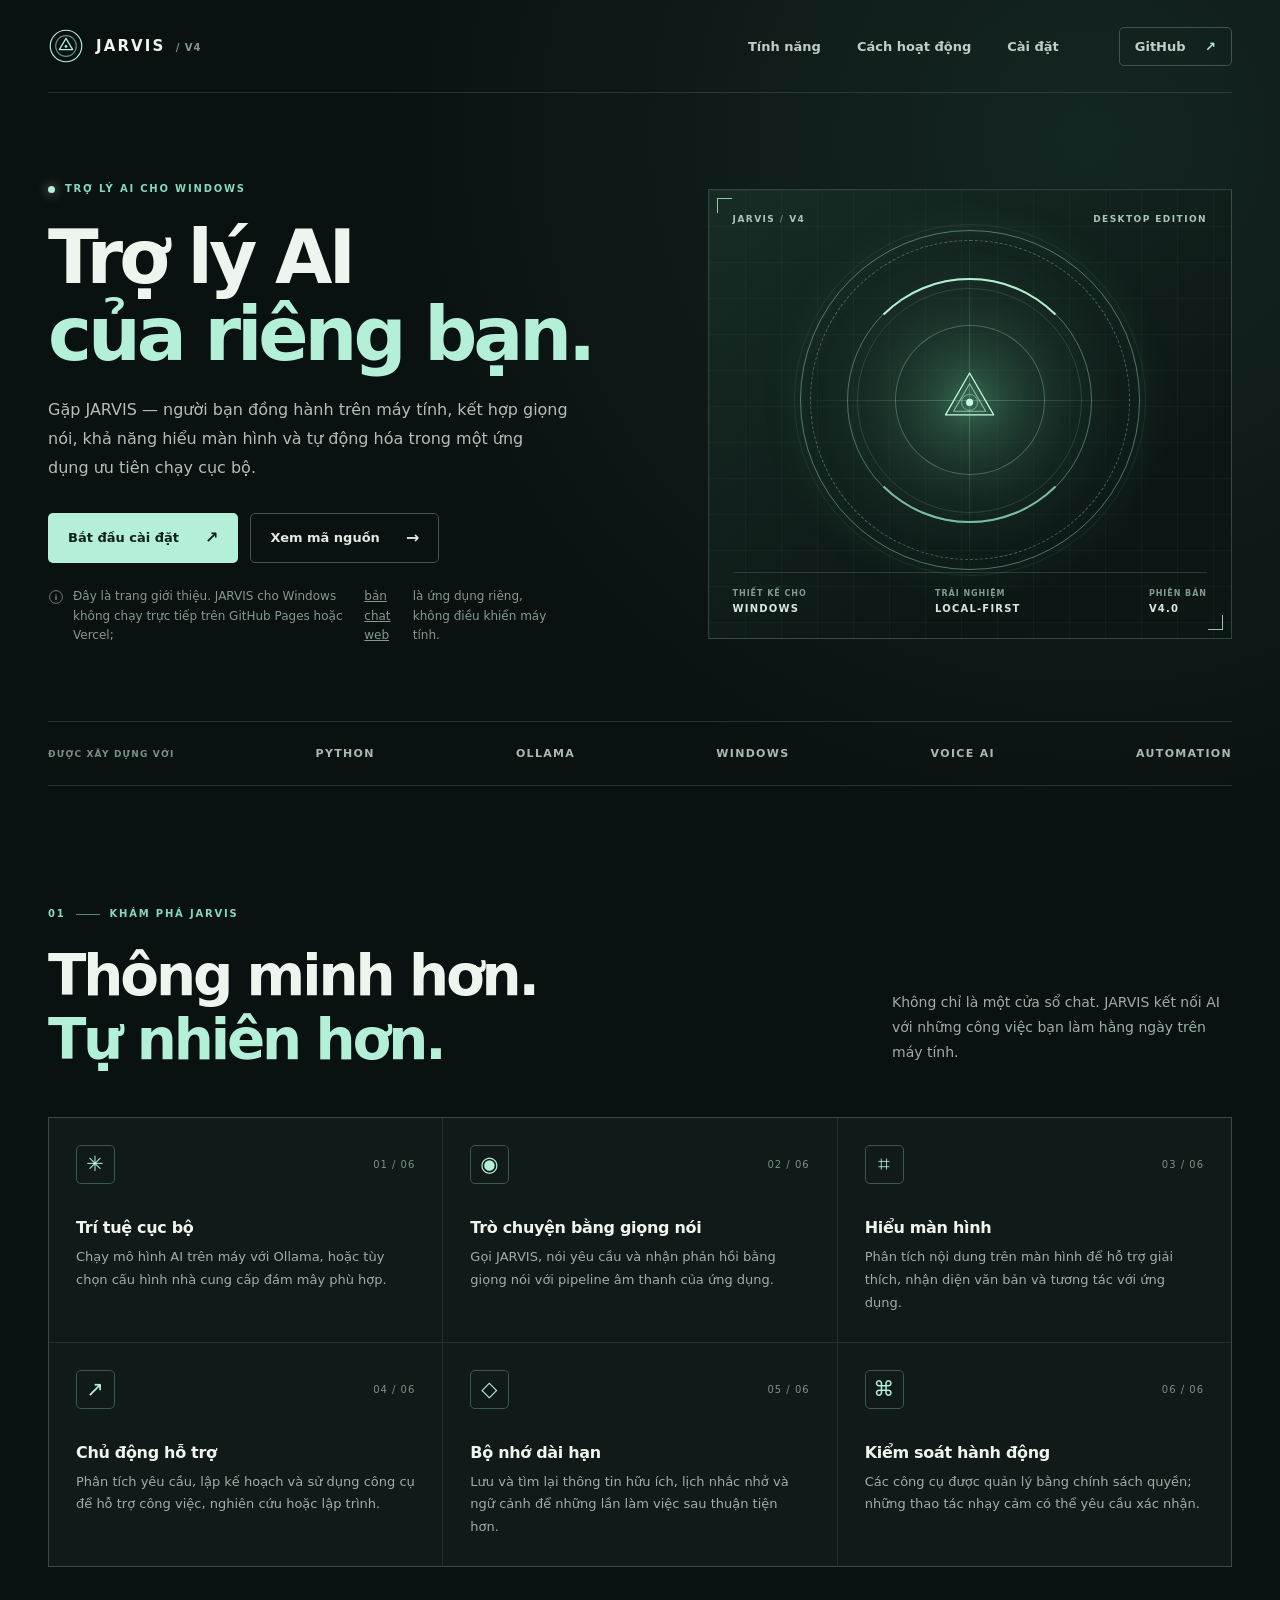
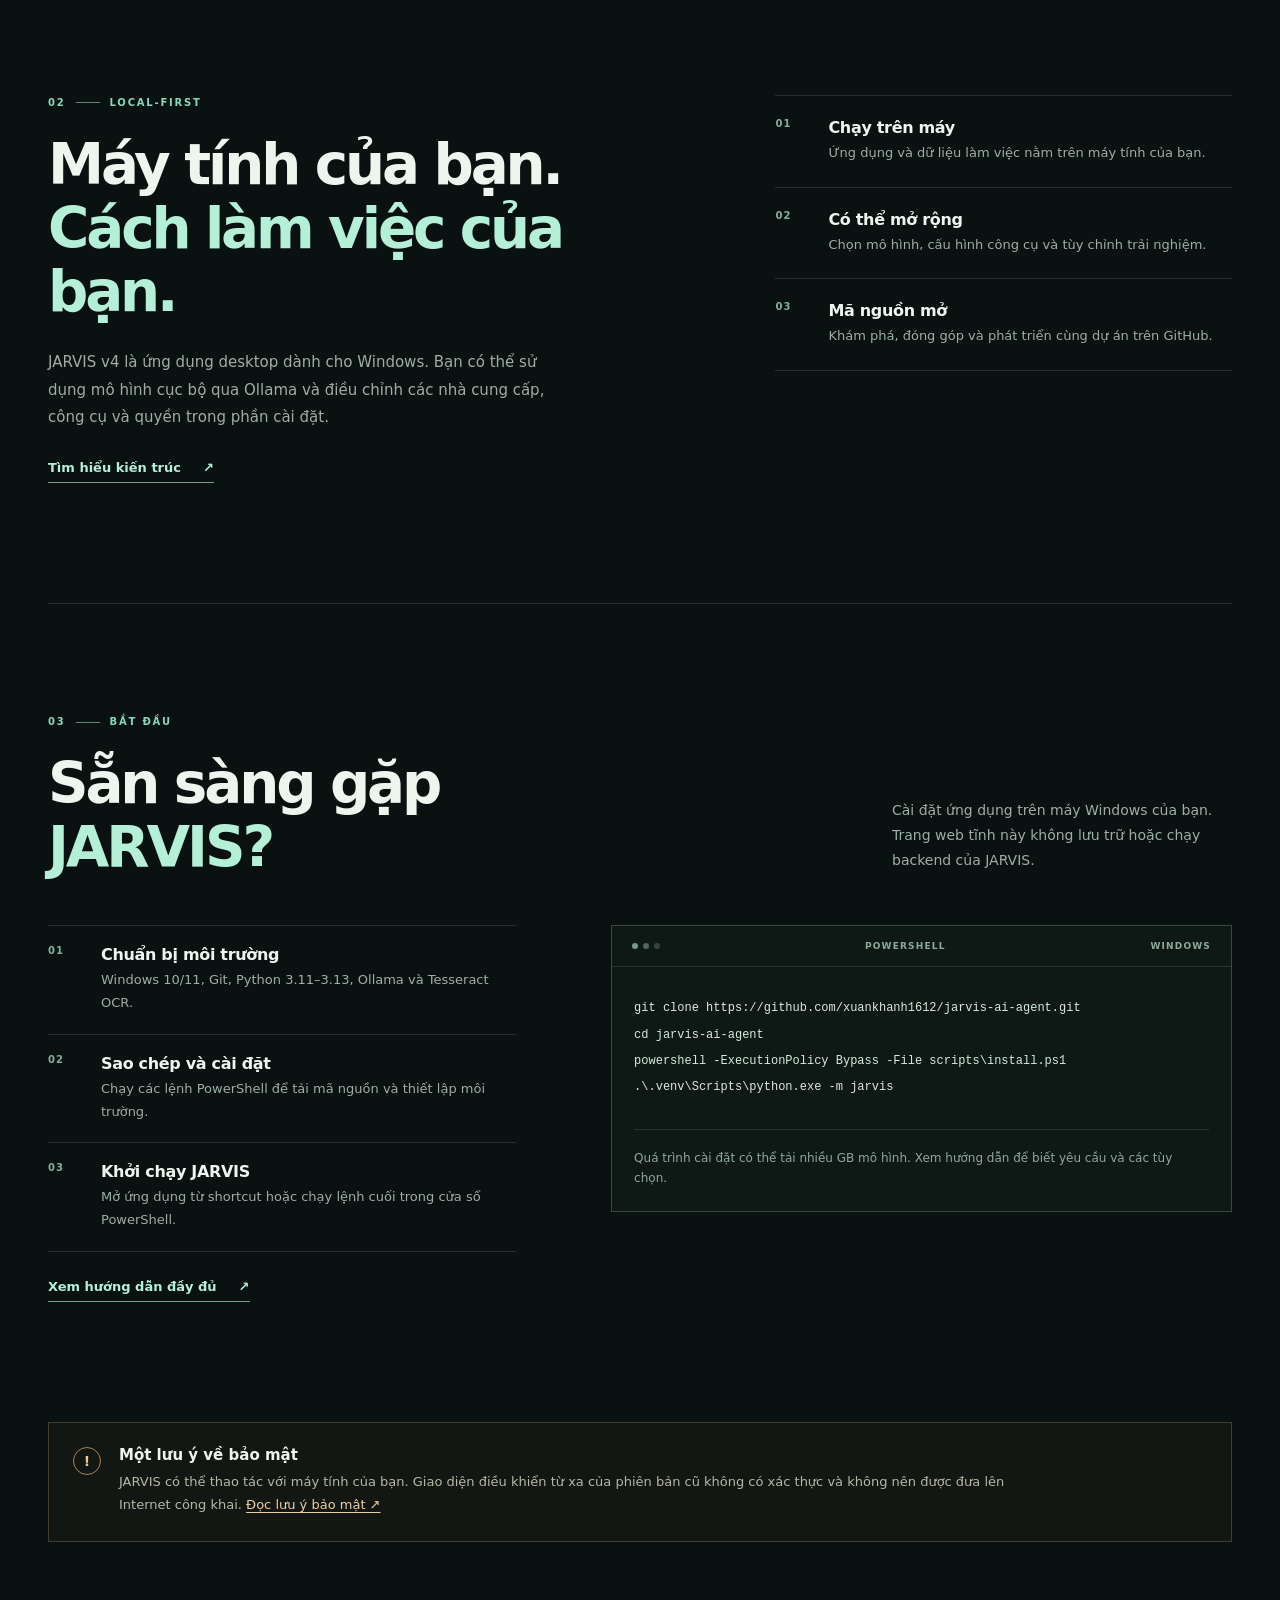
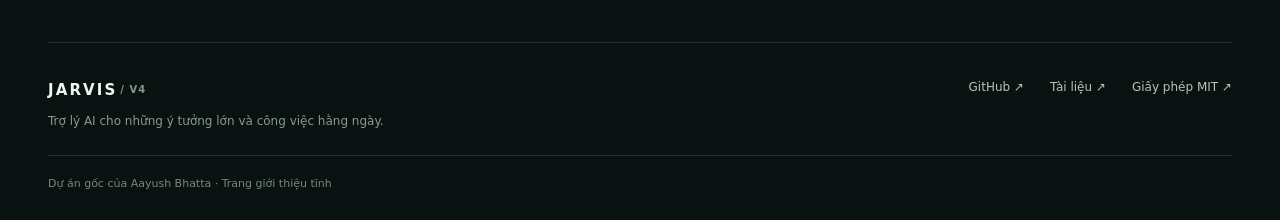
<file: pages/index.html>
<!DOCTYPE html>
<html lang="vi">
<head>
  <meta charset="utf-8">
  <meta name="viewport" content="width=device-width, initial-scale=1">
  <meta name="theme-color" content="#0a1111">
  <meta name="description" content="JARVIS là trợ lý AI cho Windows, kết hợp giọng nói, hiểu màn hình và tự động hóa với mô hình AI có thể chạy cục bộ.">
  <meta property="og:type" content="website">
  <meta property="og:title" content="JARVIS — Trợ lý AI của riêng bạn">
  <meta property="og:description" content="Khám phá JARVIS: trợ lý AI ưu tiên chạy cục bộ trên Windows.">
  <title>JARVIS — Trợ lý AI của riêng bạn</title>
  <link rel="icon" type="image/svg+xml" href="./favicon.svg">
  <link rel="stylesheet" href="./styles.css">
</head>
<body>
  <a class="skip-link" href="#noi-dung">Chuyển đến nội dung</a>

  <div class="site-shell">
    <header class="site-header">
      <a class="brand" href="#dau-trang" aria-label="JARVIS / V4 — về đầu trang">
        <svg class="brand-mark" viewBox="0 0 40 40" fill="none" aria-hidden="true">
          <circle cx="20" cy="20" r="17.5" stroke="currentColor" stroke-width="1.3"/>
          <circle cx="20" cy="20" r="11.5" stroke="currentColor" stroke-width="1.3" opacity=".55"/>
          <path d="M20 11.5 27.4 24h-14.8L20 11.5Z" stroke="currentColor" stroke-width="1.4" stroke-linejoin="round"/>
          <circle cx="20" cy="20.5" r="1.5" fill="currentColor"/>
        </svg>
        <span class="brand-name">JARVIS <span class="brand-version">/ V4</span></span>
      </a>

      <nav class="header-nav" aria-label="Điều hướng chính">
        <a href="#tinh-nang">Tính năng</a>
        <a href="#cach-hoat-dong">Cách hoạt động</a>
        <a href="#cai-dat">Cài đặt</a>
      </nav>

      <a class="header-link" href="https://github.com/xuankhanh1612/jarvis-ai-agent">
        GitHub <span aria-hidden="true">↗</span>
      </a>
    </header>

    <main id="noi-dung">
      <section class="hero" id="dau-trang" aria-labelledby="hero-title">
        <div class="hero-copy">
          <p class="eyebrow"><span class="status-dot" aria-hidden="true"></span> TRỢ LÝ AI CHO WINDOWS</p>
          <h1 id="hero-title">Trợ lý AI<br><span>của riêng bạn.</span></h1>
          <p class="hero-description">Gặp JARVIS — người bạn đồng hành trên máy tính, kết hợp giọng nói, khả năng hiểu màn hình và tự động hóa trong một ứng dụng ưu tiên chạy cục bộ.</p>
          <div class="hero-actions">
            <a class="button button-primary" href="#cai-dat">Bắt đầu cài đặt <span aria-hidden="true">↗</span></a>
            <a class="button button-secondary" href="https://github.com/xuankhanh1612/jarvis-ai-agent">Xem mã nguồn <span aria-hidden="true">→</span></a>
          </div>
          <p class="hero-note">
            <svg viewBox="0 0 20 20" fill="none" aria-hidden="true"><circle cx="10" cy="10" r="8" stroke="currentColor"/><path d="M10 9v4m0-6h.01" stroke="currentColor" stroke-width="1.5" stroke-linecap="round"/></svg>
            Đây là trang giới thiệu. JARVIS cho Windows không chạy trực tiếp trên GitHub Pages hoặc Vercel; <a href="https://jarvis-ai-agent-nine.vercel.app/">bản chat web</a> là ứng dụng riêng, không điều khiển máy tính.
          </p>
        </div>

        <div class="reactor-panel" role="img" aria-label="Hình minh họa trừu tượng cho JARVIS">
          <div class="panel-topline"><span>JARVIS <span class="panel-slash">/</span> V4</span><span>DESKTOP EDITION</span></div>
          <div class="reactor" aria-hidden="true">
            <div class="reactor-ring ring-outer"></div>
            <div class="reactor-ring ring-middle"></div>
            <div class="reactor-ring ring-inner"></div>
            <div class="reactor-cross cross-one"></div>
            <div class="reactor-cross cross-two"></div>
            <div class="reactor-core">
              <svg viewBox="0 0 100 100" fill="none">
                <path d="M50 19 77 66H23L50 19Z" stroke="currentColor" stroke-width="1.4" stroke-linejoin="round"/>
                <path d="M50 31 68 62H32L50 31Z" stroke="currentColor" stroke-width="1.2" opacity=".6" stroke-linejoin="round"/>
                <circle cx="50" cy="52" r="4" fill="currentColor"/>
                <circle cx="50" cy="52" r="9" stroke="currentColor" opacity=".5"/>
              </svg>
            </div>
          </div>
          <div class="panel-bottomline">
            <div><span>THIẾT KẾ CHO</span><strong>WINDOWS</strong></div>
            <div><span>TRẢI NGHIỆM</span><strong>LOCAL-FIRST</strong></div>
            <div><span>PHIÊN BẢN</span><strong>V4.0</strong></div>
          </div>
        </div>
      </section>

      <div class="tech-strip" role="group" aria-label="Công nghệ và khả năng">
        <span>ĐƯỢC XÂY DỰNG VỚI</span>
        <strong>PYTHON</strong><strong>OLLAMA</strong><strong>WINDOWS</strong><strong>VOICE AI</strong><strong>AUTOMATION</strong>
      </div>

      <section class="section features-section" id="tinh-nang" aria-labelledby="features-title">
        <div class="section-heading">
          <div>
            <p class="eyebrow">01 <span class="eyebrow-line" aria-hidden="true"></span> KHÁM PHÁ JARVIS</p>
            <h2 id="features-title">Thông minh hơn.<br><span>Tự nhiên hơn.</span></h2>
          </div>
          <p>Không chỉ là một cửa sổ chat. JARVIS kết nối AI với những công việc bạn làm hằng ngày trên máy tính.</p>
        </div>

        <div class="feature-grid">
          <article class="feature-card">
            <div class="feature-top"><span class="feature-icon" aria-hidden="true">✳</span><span>01 / 06</span></div>
            <h3>Trí tuệ cục bộ</h3>
            <p>Chạy mô hình AI trên máy với Ollama, hoặc tùy chọn cấu hình nhà cung cấp đám mây phù hợp.</p>
          </article>
          <article class="feature-card">
            <div class="feature-top"><span class="feature-icon" aria-hidden="true">◉</span><span>02 / 06</span></div>
            <h3>Trò chuyện bằng giọng nói</h3>
            <p>Gọi JARVIS, nói yêu cầu và nhận phản hồi bằng giọng nói với pipeline âm thanh của ứng dụng.</p>
          </article>
          <article class="feature-card">
            <div class="feature-top"><span class="feature-icon" aria-hidden="true">⌗</span><span>03 / 06</span></div>
            <h3>Hiểu màn hình</h3>
            <p>Phân tích nội dung trên màn hình để hỗ trợ giải thích, nhận diện văn bản và tương tác với ứng dụng.</p>
          </article>
          <article class="feature-card">
            <div class="feature-top"><span class="feature-icon" aria-hidden="true">↗</span><span>04 / 06</span></div>
            <h3>Chủ động hỗ trợ</h3>
            <p>Phân tích yêu cầu, lập kế hoạch và sử dụng công cụ để hỗ trợ công việc, nghiên cứu hoặc lập trình.</p>
          </article>
          <article class="feature-card">
            <div class="feature-top"><span class="feature-icon" aria-hidden="true">◇</span><span>05 / 06</span></div>
            <h3>Bộ nhớ dài hạn</h3>
            <p>Lưu và tìm lại thông tin hữu ích, lịch nhắc nhở và ngữ cảnh để những lần làm việc sau thuận tiện hơn.</p>
          </article>
          <article class="feature-card">
            <div class="feature-top"><span class="feature-icon" aria-hidden="true">⌘</span><span>06 / 06</span></div>
            <h3>Kiểm soát hành động</h3>
            <p>Các công cụ được quản lý bằng chính sách quyền; những thao tác nhạy cảm có thể yêu cầu xác nhận.</p>
          </article>
        </div>
      </section>

      <section class="section approach-section" id="cach-hoat-dong" aria-labelledby="approach-title">
        <div class="approach-copy">
          <p class="eyebrow">02 <span class="eyebrow-line" aria-hidden="true"></span> LOCAL-FIRST</p>
          <h2 id="approach-title">Máy tính của bạn.<br><span>Cách làm việc của bạn.</span></h2>
          <p>JARVIS v4 là ứng dụng desktop dành cho Windows. Bạn có thể sử dụng mô hình cục bộ qua Ollama và điều chỉnh các nhà cung cấp, công cụ và quyền trong phần cài đặt.</p>
          <a class="text-link" href="https://github.com/xuankhanh1612/jarvis-ai-agent/blob/main/docs/JARVIS_V4.md">Tìm hiểu kiến trúc <span aria-hidden="true">↗</span></a>
        </div>
        <div class="principles" role="group" aria-label="Điểm nổi bật">
          <div class="principle"><span>01</span><div><h3>Chạy trên máy</h3><p>Ứng dụng và dữ liệu làm việc nằm trên máy tính của bạn.</p></div></div>
          <div class="principle"><span>02</span><div><h3>Có thể mở rộng</h3><p>Chọn mô hình, cấu hình công cụ và tùy chỉnh trải nghiệm.</p></div></div>
          <div class="principle"><span>03</span><div><h3>Mã nguồn mở</h3><p>Khám phá, đóng góp và phát triển cùng dự án trên GitHub.</p></div></div>
        </div>
      </section>

      <section class="section install-section" id="cai-dat" aria-labelledby="install-title">
        <div class="section-heading install-heading">
          <div>
            <p class="eyebrow">03 <span class="eyebrow-line" aria-hidden="true"></span> BẮT ĐẦU</p>
            <h2 id="install-title">Sẵn sàng gặp<br><span>JARVIS?</span></h2>
          </div>
          <p>Cài đặt ứng dụng trên máy Windows của bạn. Trang web tĩnh này không lưu trữ hoặc chạy backend của JARVIS.</p>
        </div>
        <div class="install-grid">
          <div class="install-steps">
            <div class="install-step"><span>01</span><div><h3>Chuẩn bị môi trường</h3><p>Windows 10/11, Git, Python 3.11–3.13, Ollama và Tesseract OCR.</p></div></div>
            <div class="install-step"><span>02</span><div><h3>Sao chép và cài đặt</h3><p>Chạy các lệnh PowerShell để tải mã nguồn và thiết lập môi trường.</p></div></div>
            <div class="install-step"><span>03</span><div><h3>Khởi chạy JARVIS</h3><p>Mở ứng dụng từ shortcut hoặc chạy lệnh cuối trong cửa sổ PowerShell.</p></div></div>
            <a class="text-link" href="https://github.com/xuankhanh1612/jarvis-ai-agent/blob/main/docs/JARVIS_V4.md">Xem hướng dẫn đầy đủ <span aria-hidden="true">↗</span></a>
          </div>
          <div class="terminal" role="group" aria-label="Các lệnh cài đặt JARVIS bằng PowerShell">
            <div class="terminal-bar"><span class="terminal-dots" aria-hidden="true"><i></i><i></i><i></i></span><span>POWERSHELL</span><span>WINDOWS</span></div>
            <pre tabindex="0"><code>git clone https://github.com/xuankhanh1612/jarvis-ai-agent.git
cd jarvis-ai-agent
powershell -ExecutionPolicy Bypass -File scripts\install.ps1
.\.venv\Scripts\python.exe -m jarvis</code></pre>
            <p>Quá trình cài đặt có thể tải nhiều GB mô hình. Xem hướng dẫn để biết yêu cầu và các tùy chọn.</p>
          </div>
        </div>
      </section>

      <aside class="security-note" aria-labelledby="security-title">
        <span class="security-icon" aria-hidden="true">!</span>
        <div><h2 id="security-title">Một lưu ý về bảo mật</h2><p>JARVIS có thể thao tác với máy tính của bạn. Giao diện điều khiển từ xa của phiên bản cũ không có xác thực và không nên được đưa lên Internet công khai. <a href="https://github.com/xuankhanh1612/jarvis-ai-agent/blob/main/docs/JARVIS_V4.md#6-security-model">Đọc lưu ý bảo mật ↗</a></p></div>
      </aside>
    </main>

    <footer class="site-footer">
      <div><a class="footer-brand" href="#dau-trang">JARVIS <span>/ V4</span></a><p>Trợ lý AI cho những ý tưởng lớn và công việc hằng ngày.</p></div>
      <div class="footer-links"><a href="https://github.com/xuankhanh1612/jarvis-ai-agent">GitHub ↗</a><a href="https://github.com/xuankhanh1612/jarvis-ai-agent/blob/main/docs/JARVIS_V4.md">Tài liệu ↗</a><a href="https://github.com/xuankhanh1612/jarvis-ai-agent/blob/main/LICENSE">Giấy phép MIT ↗</a></div>
      <p class="footer-credit">Dự án gốc của Aayush Bhatta · Trang giới thiệu tĩnh</p>
    </footer>
  </div>
</body>
</html>
</file>
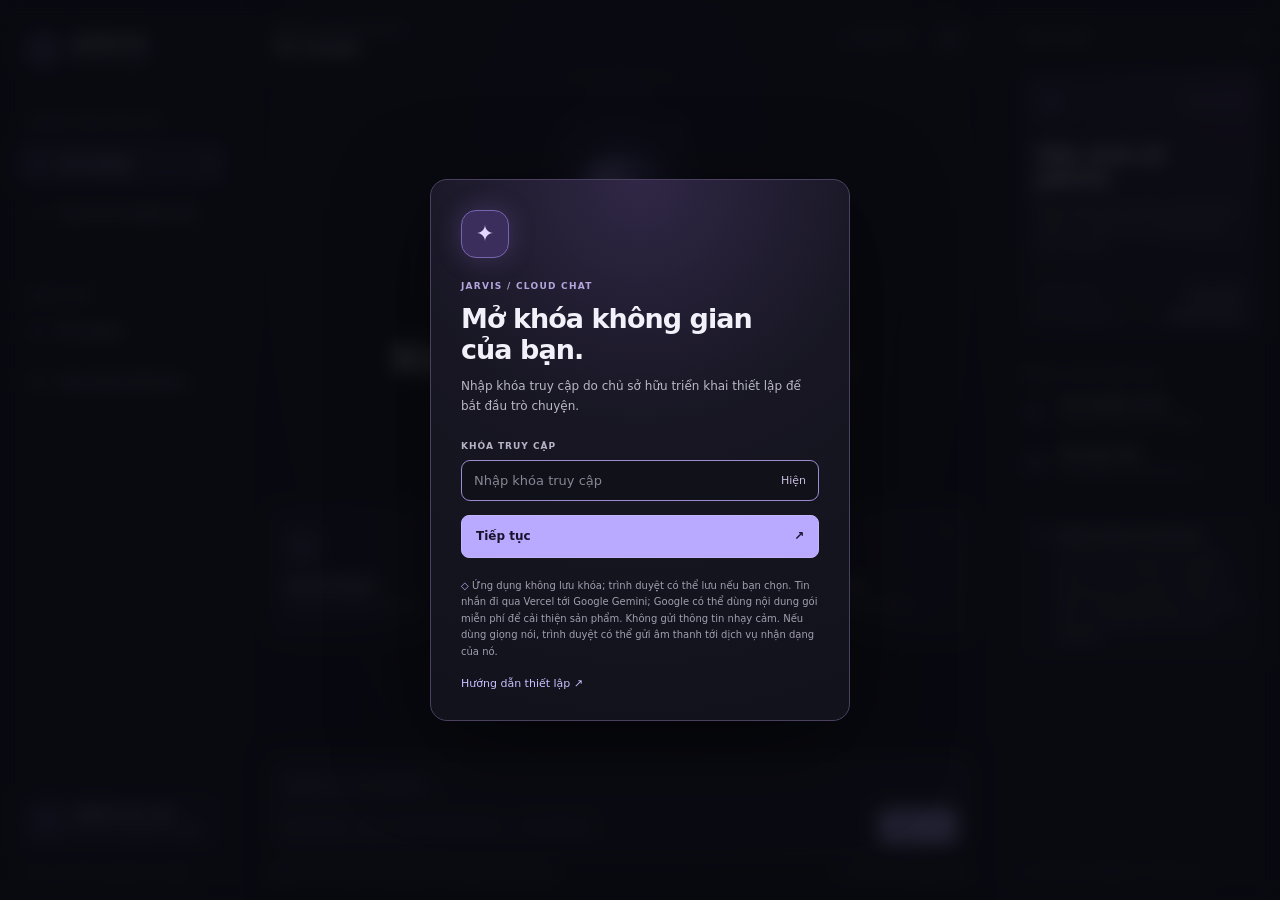
<file: web/index.html>
<!DOCTYPE html>
<html lang="vi">
<head>
  <meta charset="utf-8">
  <meta name="viewport" content="width=device-width, initial-scale=1">
  <meta name="theme-color" content="#0a0c13">
  <meta name="description" content="Trò chuyện với JARVIS trên web thông qua mô hình AI đám mây.">
  <title>JARVIS — Trợ lý AI của bạn</title>
  <link rel="icon" type="image/svg+xml" href="./favicon.svg">
  <link rel="stylesheet" href="./styles.css">
  <script src="./app.js" defer></script>
</head>
<body>
  <a class="skip-link" href="#main-content">Chuyển tới nội dung chính</a>
  <div class="app-shell" id="app-shell" inert>
    <aside class="sidebar" aria-label="Điều hướng chính">
      <a class="brand" href="./">
        <span class="brand-mark" aria-hidden="true"><svg viewBox="0 0 32 32" fill="none"><path d="M16 3.5 26.8 9.7v12.6L16 28.5 5.2 22.3V9.7L16 3.5Z" stroke="currentColor" stroke-width="1.5"/><path d="M21 10.5v7.1c0 3.1-1.8 4.9-4.8 4.9-2.2 0-3.7-1-4.2-2.8M10.8 10.5H21" stroke="currentColor" stroke-width="1.8" stroke-linecap="round"/></svg></span>
        <span class="brand-word">JARVIS<span class="brand-dot">.</span><small>AI ASSISTANT</small></span>
      </a>
      <div class="side-label">KHÔNG GIAN LÀM VIỆC</div>
      <div class="nav-active" aria-current="page"><svg viewBox="0 0 24 24" fill="none" aria-hidden="true"><path d="M5 5.5h14v10H9l-4 3v-13Z" stroke="currentColor" stroke-width="1.6" stroke-linejoin="round"/><path d="M8.5 9.5h7M8.5 12h4.5" stroke="currentColor" stroke-width="1.6" stroke-linecap="round"/></svg><span>Trò chuyện</span><span class="active-dot" aria-hidden="true"></span></div>
      <button class="side-action" id="new-chat" type="button"><svg viewBox="0 0 24 24" fill="none" aria-hidden="true"><path d="M12 5v14M5 12h14" stroke="currentColor" stroke-width="1.6" stroke-linecap="round"/></svg>Cuộc trò chuyện mới</button>
      <div class="side-separator"></div>
      <div class="side-label">KHÁM PHÁ</div>
      <a class="side-link" href="https://github.com/xuankhanh1612/jarvis-ai-agent" target="_blank" rel="noopener noreferrer"><svg viewBox="0 0 24 24" fill="none" aria-hidden="true"><path d="M8 5H5v14h14v-3M13 5h6v6M19 5l-9 9" stroke="currentColor" stroke-width="1.6" stroke-linecap="round" stroke-linejoin="round"/></svg>Mã nguồn <span aria-hidden="true">↗</span></a>
      <a class="side-link" href="https://github.com/xuankhanh1612/jarvis-ai-agent/blob/main/docs/JARVIS_V4.md" target="_blank" rel="noopener noreferrer"><svg viewBox="0 0 24 24" fill="none" aria-hidden="true"><path d="M6 4.5h9l3 3V20H6V4.5ZM14.5 4.5v3.5H18M9 12h6M9 15h6" stroke="currentColor" stroke-width="1.5" stroke-linejoin="round" stroke-linecap="round"/></svg>Ứng dụng Windows <span aria-hidden="true">↗</span></a>
      <div class="sidebar-bottom">
        <div class="version-card"><span class="version-icon" aria-hidden="true">✦</span><div><strong>JARVIS trên web</strong><small>Trợ lý AI trong trình duyệt</small></div></div>
        <span class="side-foot">ĐƯỢC TẠO ĐỂ GIÚP BẠN TẬP TRUNG</span>
      </div>
    </aside>

    <div class="workspace">
      <header class="topbar">
        <div class="topbar-title"><span class="mobile-brand" aria-hidden="true">J<span>.</span></span><div><span class="crumb">KHÔNG GIAN LÀM VIỆC <span>/</span></span><strong>Trò chuyện</strong></div></div>
        <div class="topbar-actions"><span class="status-pill" id="status-pill"><span class="status-dot" aria-hidden="true"></span><span id="connection-status">Đang khóa</span></span><button class="icon-button mobile-new" id="new-chat-mobile" type="button" aria-label="Cuộc trò chuyện mới" title="Cuộc trò chuyện mới"><svg viewBox="0 0 24 24" fill="none" aria-hidden="true"><path d="M12 5v14M5 12h14" stroke="currentColor" stroke-width="1.6" stroke-linecap="round"/></svg></button><button class="icon-button lock-button" id="lock" type="button" aria-label="Khóa phiên" title="Khóa phiên"><svg viewBox="0 0 24 24" fill="none" aria-hidden="true"><rect x="5.5" y="10" width="13" height="10" rx="2" stroke="currentColor" stroke-width="1.5"/><path d="M8.5 10V7a3.5 3.5 0 1 1 7 0v3M12 14v2" stroke="currentColor" stroke-width="1.5" stroke-linecap="round"/></svg></button></div>
      </header>
      <main class="main-content" id="main-content">
        <div class="thread-scroll" id="thread-scroll">
          <section class="welcome" id="welcome" aria-labelledby="welcome-title">
            <div class="orb-stage" aria-hidden="true"><div class="orbit orbit-outer"></div><div class="orbit orbit-middle"></div><div class="orbit orbit-inner"></div><div class="orb-core"><span></span></div><i class="spark spark-one"></i><i class="spark spark-two"></i><i class="spark spark-three"></i></div>
            <div class="welcome-kicker"><span></span> TRỢ LÝ CỦA BẠN, LUÔN SẴN SÀNG</div>
            <h1 id="welcome-title">Xin chào, tôi là <span>JARVIS.</span></h1>
            <p>Từ một ý tưởng nhỏ đến những câu hỏi lớn —<br class="desktop-break"> hãy cùng bắt đầu cuộc trò chuyện.</p>
            <div class="suggestion-heading"><span></span> BẠN CÓ THỂ THỬ <span></span></div>
            <div class="suggestions" role="group" aria-label="Gợi ý bắt đầu">
              <button class="suggestion" type="button" data-prompt="Giúp tôi lập một kế hoạch làm việc hiệu quả cho tuần này."><span class="suggestion-icon violet" aria-hidden="true">✳</span><strong>Lên kế hoạch</strong><small>Tổ chức một tuần hiệu quả</small><span class="suggestion-arrow" aria-hidden="true">↗</span></button>
              <button class="suggestion" type="button" data-prompt="Giải thích trí tuệ nhân tạo cho tôi một cách dễ hiểu, kèm ví dụ."><span class="suggestion-icon cyan" aria-hidden="true">◇</span><strong>Khám phá ý tưởng</strong><small>Biến điều phức tạp thành dễ hiểu</small><span class="suggestion-arrow" aria-hidden="true">↗</span></button>
              <button class="suggestion" type="button" data-prompt="Giúp tôi viết một email chuyên nghiệp. Hãy hỏi tôi những thông tin cần thiết trước."><span class="suggestion-icon amber" aria-hidden="true">✎</span><strong>Viết cùng nhau</strong><small>Soạn thảo từ trang giấy trắng</small><span class="suggestion-arrow" aria-hidden="true">↗</span></button>
            </div>
          </section>
          <section class="messages" id="messages" role="log" aria-live="polite" aria-relevant="additions text" aria-label="Nội dung trò chuyện"></section>
          <div class="reply-status" id="reply-status" role="status" aria-live="polite" hidden></div>
        </div>
        <div class="composer-wrap">
          <form class="composer" id="chat-form">
            <label class="sr-only" for="message-input">Tin nhắn gửi JARVIS</label>
            <textarea id="message-input" rows="1" maxlength="4000" placeholder="Nhắn tin cho JARVIS..." required></textarea>
            <div class="composer-actions"><div class="composer-left"><span class="composer-hint">Enter để gửi <span>·</span> Shift + Enter để xuống dòng</span><button class="mic-button" id="mic" type="button" aria-label="Nhập bằng giọng nói" title="Nhập bằng giọng nói"><svg viewBox="0 0 24 24" fill="none" aria-hidden="true"><rect x="9" y="3.5" width="6" height="11" rx="3" stroke="currentColor" stroke-width="1.5"/><path d="M6.5 11.5a5.5 5.5 0 0 0 11 0M12 17v3M9 20h6" stroke="currentColor" stroke-width="1.5" stroke-linecap="round"/></svg><span>Giọng nói</span></button></div><button class="send-button" id="send" type="submit"><span>Gửi</span><svg viewBox="0 0 24 24" fill="none" aria-hidden="true"><path d="m5 12 14-7-5.5 14-2.3-5.2L5 12ZM11.2 13.8 19 5" stroke="currentColor" stroke-width="1.5" stroke-linecap="round" stroke-linejoin="round"/></svg></button></div>
          </form>
          <div class="composer-footer"><span>JARVIS có thể mắc lỗi. Hãy kiểm tra thông tin quan trọng.</span><span class="footer-secure"><span aria-hidden="true">◇</span> Lịch sử lưu trong tab này</span></div>
        </div>
      </main>
    </div>

    <aside class="context-panel" aria-label="Thông tin phiên">
      <div class="context-header">TỔNG QUAN <span>01</span></div>
      <div class="context-card assistant-card"><div class="card-top"><span class="tiny-mark" aria-hidden="true">✦</span><span class="live-label">CLOUD CHAT</span></div><h2>Một chút về<br>JARVIS.</h2><p>Người đồng hành để suy nghĩ rõ hơn, sáng tạo nhiều hơn và hoàn thành việc của bạn.</p><div class="card-line"></div><div class="card-stat"><span>TRẠNG THÁI</span><strong id="panel-status">Đang khóa</strong></div><div class="card-stat"><span>NHÀ CUNG CẤP</span><strong>Google Gemini</strong></div></div>
      <div class="context-title">TRONG PHIÊN BẢN NÀY</div>
      <div class="capability"><span class="cap-icon" aria-hidden="true">✦</span><div><strong>Trò chuyện với AI</strong><small>Hỏi đáp, viết và lên ý tưởng</small></div></div>
      <div class="capability"><span class="cap-icon" aria-hidden="true">◷</span><div><strong>Giữ ngữ cảnh</strong><small>Trong phiên của tab hiện tại</small></div></div>
      <div class="context-note"><svg viewBox="0 0 24 24" fill="none" aria-hidden="true"><path d="M12 3.5 19 6v5.4c0 4.3-2.9 7.4-7 9.1-4.1-1.7-7-4.8-7-9.1V6l7-2.5Z" stroke="currentColor" stroke-width="1.5"/><path d="M12 8v4m0 3h.01" stroke="currentColor" stroke-width="1.6" stroke-linecap="round"/></svg><p><strong>Quyền riêng tư &amp; giới hạn</strong><br>Tin nhắn đi qua Vercel tới Google Gemini. Ở gói miễn phí, Google có thể dùng nội dung để cải thiện sản phẩm. Không gửi thông tin nhạy cảm. Bản web không điều khiển máy Windows.</p></div>
      <div class="context-bottom"><span class="context-bottom-dot"></span> THIẾT KẾ CHO NHỮNG Ý TƯỞNG LỚN</div>
    </aside>
  </div>

  <div class="lock-overlay" id="lock-overlay" role="dialog" aria-modal="true" aria-labelledby="lock-title" aria-describedby="lock-description">
    <div class="lock-card"><div class="lock-emblem" aria-hidden="true"><span>✦</span></div><div class="lock-kicker">JARVIS / CLOUD CHAT</div><h2 id="lock-title">Mở khóa không gian<br>của bạn.</h2><p id="lock-description">Nhập khóa truy cập do chủ sở hữu triển khai thiết lập để bắt đầu trò chuyện.</p>
      <form id="unlock-form"><label for="access-key">KHÓA TRUY CẬP</label><div class="key-field"><input id="access-key" type="password" autocomplete="current-password" spellcheck="false" required placeholder="Nhập khóa truy cập" maxlength="512"><button id="show-key" type="button" aria-label="Hiện khóa truy cập" aria-pressed="false">Hiện</button></div><p class="form-error" id="unlock-error" role="alert" hidden></p><button class="unlock-button" id="unlock-button" type="submit">Tiếp tục <span aria-hidden="true">↗</span></button></form>
      <p class="lock-foot"><span aria-hidden="true">◇</span> Ứng dụng không lưu khóa; trình duyệt có thể lưu nếu bạn chọn. Tin nhắn đi qua Vercel tới Google Gemini; Google có thể dùng nội dung gói miễn phí để cải thiện sản phẩm. Không gửi thông tin nhạy cảm. Nếu dùng giọng nói, trình duyệt có thể gửi âm thanh tới dịch vụ nhận dạng của nó.</p><a class="setup-link" href="https://github.com/xuankhanh1612/jarvis-ai-agent#-triển-khai-jarvis-trên-web-vercel" target="_blank" rel="noopener noreferrer">Hướng dẫn thiết lập <span aria-hidden="true">↗</span></a>
    </div>
  </div>
</body>
</html>
</file>
<file: pages/styles.css>
:root {
  color-scheme: dark;
  --background: #0a1111;
  --surface: #111b1a;
  --surface-raised: #162320;
  --text: #eef5ee;
  --muted: #9cafa7;
  --accent: #b4efd8;
  --accent-strong: #85d8bb;
  --line: rgba(186, 222, 205, 0.15);
}

* { box-sizing: border-box; }
html { scroll-behavior: smooth; }
body {
  margin: 0;
  background: radial-gradient(ellipse 75% 28% at 85% 4%, #142622 0%, transparent 75%), var(--background);
  color: var(--text);
  font-family: Inter, "Segoe UI", system-ui, -apple-system, sans-serif;
  -webkit-font-smoothing: antialiased;
}
a { color: inherit; }
a:focus-visible { outline: 2px solid var(--accent); outline-offset: 5px; }
.skip-link {
  position: fixed;
  z-index: 20;
  top: 12px;
  left: 12px;
  transform: translateY(-160%);
  padding: 10px 14px;
  background: var(--accent);
  color: #0a1612;
  border-radius: 5px;
}
.skip-link:focus { transform: translateY(0); }
.site-shell { width: min(100% - 96px, 1240px); margin: 0 auto; }

.site-header {
  min-height: 93px;
  display: flex;
  align-items: center;
  justify-content: space-between;
  gap: 24px;
  border-bottom: 1px solid var(--line);
}
.brand, .footer-brand { display: inline-flex; align-items: center; text-decoration: none; }
.brand { gap: 12px; flex-shrink: 0; }
.brand-mark { width: 36px; height: 36px; color: var(--accent); }
.brand-name, .footer-brand { font-size: 15px; font-weight: 760; letter-spacing: .14em; }
.brand-version, .footer-brand span { margin-left: 3px; color: #82988d; font-size: 10px; font-weight: 600; letter-spacing: .1em; }
.header-nav { display: flex; align-items: center; gap: 36px; margin-left: auto; margin-right: 36px; }
.header-nav a, .header-link { color: #c1cec6; font-size: 13px; font-weight: 550; text-decoration: none; }
.header-nav a:hover, .footer-links a:hover { color: var(--accent); }
.header-link { padding: 11px 15px; border: 1px solid #40554b; border-radius: 5px; white-space: nowrap; }
.header-link:hover { border-color: var(--accent); color: var(--accent); }
.header-link span { margin-left: 15px; color: var(--accent); }

.hero {
  display: grid;
  grid-template-columns: minmax(0, 1fr) minmax(0, .92fr);
  align-items: center;
  gap: clamp(44px, 7vw, 96px);
  padding: 88px 0 75px;
}
.eyebrow {
  display: flex;
  align-items: center;
  gap: 10px;
  margin: 0 0 22px;
  color: var(--accent-strong);
  font-size: 10px;
  font-weight: 700;
  letter-spacing: .18em;
  line-height: 1.6;
}
.status-dot { width: 7px; height: 7px; border-radius: 50%; background: var(--accent); box-shadow: 0 0 12px rgba(180, 239, 216, .75); }
.eyebrow-line { width: 24px; height: 1px; background: #628376; }
h1, h2, h3, p { margin-top: 0; }
h1, h2 { font-weight: 590; letter-spacing: -.055em; }
h1 { margin-bottom: 23px; font-size: clamp(48px, 5.8vw, 80px); line-height: 1.04; }
h1 span, h2 span { color: var(--accent); }
.hero-description { max-width: 520px; margin-bottom: 30px; color: #b0c0b7; font-size: 16px; line-height: 1.8; }
.hero-actions { display: flex; flex-wrap: wrap; gap: 12px; }
.button { display: inline-flex; align-items: center; justify-content: space-between; gap: 26px; min-height: 50px; padding: 0 19px; border: 1px solid transparent; border-radius: 5px; font-size: 13px; font-weight: 700; text-decoration: none; transition: background .2s, border-color .2s, color .2s; }
.button-primary { background: var(--accent); color: #10221a; }
.button-primary:hover { background: #d2ffec; }
.button-secondary { border-color: #41554a; color: #e1eae2; }
.button-secondary:hover { border-color: var(--accent); color: var(--accent); }
.button span { font-size: 16px; }
.hero-note { display: flex; align-items: flex-start; gap: 9px; max-width: 500px; margin: 24px 0 0; color: #84998d; font-size: 12px; line-height: 1.65; }
.hero-note svg { width: 16px; height: 16px; margin-top: 2px; flex-shrink: 0; }

.reactor-panel {
  position: relative;
  display: flex;
  flex-direction: column;
  justify-content: space-between;
  min-width: 0;
  min-height: 450px;
  overflow: hidden;
  padding: 24px;
  border: 1px solid rgba(181, 224, 200, .2);
  background:
    linear-gradient(rgba(164, 223, 190, .035) 1px, transparent 1px),
    linear-gradient(90deg, rgba(164, 223, 190, .035) 1px, transparent 1px),
    radial-gradient(circle at 50% 48%, rgba(74, 142, 112, .27), transparent 47%),
    linear-gradient(145deg, #182c25, #0c1715 72%);
  background-size: 36px 36px, 36px 36px, auto, auto;
}
.reactor-panel::before, .reactor-panel::after { position: absolute; z-index: 2; width: 14px; height: 14px; content: ""; pointer-events: none; }
.reactor-panel::before { top: 8px; left: 8px; border-top: 1px solid #94c8ab; border-left: 1px solid #94c8ab; }
.reactor-panel::after { right: 8px; bottom: 8px; border-right: 1px solid #94c8ab; border-bottom: 1px solid #94c8ab; }
.panel-topline, .panel-bottomline { position: relative; z-index: 2; display: flex; justify-content: space-between; gap: 12px; }
.panel-topline { color: #a9c7b7; font-size: 9px; font-weight: 700; letter-spacing: .16em; }
.panel-slash { color: #668b78; }
.panel-bottomline { border-top: 1px solid rgba(185, 222, 203, .16); padding-top: 16px; }
.panel-bottomline div { display: flex; flex-direction: column; gap: 5px; }
.panel-bottomline span { color: #7f9c8a; font-size: 8px; font-weight: 650; letter-spacing: .12em; }
.panel-bottomline strong { color: #d6eadc; font-size: 10px; letter-spacing: .12em; }
.reactor { position: absolute; top: 47%; left: 50%; width: min(74%, 340px); aspect-ratio: 1; transform: translate(-50%, -50%); }
.reactor-ring, .reactor-core { position: absolute; inset: 0; border-radius: 50%; }
.ring-outer { border: 1px solid rgba(180, 239, 216, .42); box-shadow: 0 0 45px rgba(119, 226, 169, .08), inset 0 0 30px rgba(119, 226, 169, .05); }
.ring-outer::before, .ring-outer::after { position: absolute; inset: 9px; content: ""; border: 1px dashed rgba(180, 239, 216, .35); border-radius: 50%; }
.ring-outer::before { animation: spin 38s linear infinite; }
.ring-outer::after { inset: -7px; border-style: solid; border-color: rgba(180, 239, 216, .08); }
.ring-middle { inset: 14%; border: 1px solid rgba(180, 239, 216, .38); }
.ring-middle::before { position: absolute; inset: 9px; content: ""; border: 1px solid rgba(180, 239, 216, .15); border-radius: 50%; }
.ring-middle::after { position: absolute; inset: -1px; content: ""; border: 2px solid transparent; border-top-color: #b3f0d2; border-bottom-color: #77bfa0; border-radius: 50%; animation: spin 14s linear infinite; }
.ring-inner { inset: 28%; border: 1px solid rgba(180, 239, 216, .3); background: radial-gradient(circle, rgba(119, 226, 169, .16), transparent 75%); box-shadow: 0 0 50px rgba(119, 226, 169, .09); }
.reactor-cross { position: absolute; top: 50%; left: -4%; width: 108%; height: 1px; background: linear-gradient(90deg, transparent, rgba(169, 236, 194, .28), transparent); }
.cross-two { transform: rotate(90deg); }
.reactor-core { inset: 34%; display: grid; place-items: center; color: #c2ffe0; filter: drop-shadow(0 0 12px rgba(145, 255, 191, .55)); }
.reactor-core svg { width: 82%; }
@keyframes spin { to { transform: rotate(360deg); } }

.tech-strip { display: flex; flex-wrap: wrap; align-items: center; justify-content: space-between; gap: 20px 30px; padding: 25px 0; border-top: 1px solid var(--line); border-bottom: 1px solid var(--line); }
.tech-strip span { color: #789084; font-size: 9px; font-weight: 700; letter-spacing: .13em; }
.tech-strip strong { color: #a8b9af; font-size: 11px; font-weight: 700; letter-spacing: .12em; }
.section { padding: 120px 0; }
.section-heading { display: flex; align-items: end; justify-content: space-between; gap: 40px; margin-bottom: 46px; }
.section-heading > p { max-width: 340px; margin-bottom: 6px; color: var(--muted); font-size: 14px; line-height: 1.8; }
h2 { margin-bottom: 0; font-size: clamp(39px, 4.4vw, 58px); line-height: 1.13; }
.feature-grid { display: grid; grid-template-columns: repeat(3, minmax(0, 1fr)); gap: 1px; background: var(--line); border: 1px solid var(--line); }
.feature-card { min-height: 220px; padding: 27px; background: #101a18; }
.feature-top { display: flex; align-items: center; justify-content: space-between; gap: 10px; margin-bottom: 34px; color: #799287; font-size: 10px; letter-spacing: .1em; }
.feature-icon { display: grid; place-items: center; width: 39px; height: 39px; border: 1px solid #3a584b; border-radius: 5px; color: var(--accent); font-size: 21px; line-height: 1; }
.feature-card h3, .principle h3, .install-step h3 { margin-bottom: 9px; font-size: 16px; font-weight: 650; letter-spacing: -.02em; }
.feature-card p, .principle p, .install-step p { margin-bottom: 0; color: var(--muted); font-size: 13px; line-height: 1.75; }

.approach-section { display: grid; grid-template-columns: 1fr .78fr; gap: 12%; align-items: start; padding-top: 8px; }
.approach-copy > p:not(.eyebrow) { max-width: 500px; margin: 25px 0; color: var(--muted); font-size: 15px; line-height: 1.85; }
.text-link { display: inline-flex; align-items: center; gap: 22px; padding-bottom: 7px; border-bottom: 1px solid #749f88; color: var(--accent); font-size: 13px; font-weight: 650; text-decoration: none; }
.text-link:hover { color: #e1fff0; border-color: #e1fff0; }
.principles { border-top: 1px solid var(--line); }
.principle, .install-step { display: grid; grid-template-columns: 38px 1fr; gap: 15px; padding: 22px 0; border-bottom: 1px solid var(--line); }
.principle > span, .install-step > span { color: #82af98; font-size: 10px; font-weight: 700; letter-spacing: .1em; }
.principle h3 { margin-bottom: 5px; }

.install-section { border-top: 1px solid var(--line); padding-top: 110px; }
.install-grid { display: grid; grid-template-columns: .86fr 1.14fr; gap: 8%; align-items: start; }
.install-steps { border-top: 1px solid var(--line); }
.install-step { padding: 19px 0; }
.install-step h3 { margin-bottom: 5px; }
.install-steps .text-link { margin-top: 27px; }
.terminal { overflow: hidden; border: 1px solid #364b40; background: #0e1915; }
.terminal-bar { display: flex; align-items: center; justify-content: space-between; gap: 12px; padding: 15px 20px; border-bottom: 1px solid var(--line); color: #8eaa9a; font-size: 9px; font-weight: 700; letter-spacing: .13em; }
.terminal-dots { display: flex; gap: 5px; }
.terminal-dots i { width: 6px; height: 6px; border-radius: 50%; background: #7b9986; }
.terminal-dots i:nth-child(2) { opacity: .6; }
.terminal-dots i:nth-child(3) { opacity: .35; }
.terminal pre { overflow-x: auto; margin: 0; padding: 28px 22px; color: #d5ebdd; font: 12px/2.2 ui-monospace, "Cascadia Code", Consolas, monospace; }
.terminal pre:focus-visible { outline: 2px solid var(--accent); outline-offset: -3px; }
.terminal p { margin: 0 22px 22px; padding-top: 18px; border-top: 1px solid var(--line); color: #90a89b; font-size: 12px; line-height: 1.7; }
.security-note { display: flex; gap: 18px; align-items: flex-start; margin-bottom: 100px; padding: 24px; border: 1px solid rgba(214, 181, 128, .25); background: rgba(166, 127, 68, .06); }
.security-icon { display: grid; place-items: center; width: 28px; height: 28px; flex-shrink: 0; border: 1px solid #a88456; border-radius: 50%; color: #e8c796; font-size: 14px; font-weight: 700; }
.security-note h2 { margin: 0 0 6px; font-size: 15px; font-weight: 700; letter-spacing: 0; }
.security-note p { max-width: 940px; margin: 0; color: #b8b7a6; font-size: 13px; line-height: 1.8; }
.security-note a { color: #edcfa6; text-underline-offset: 3px; }

.site-footer { display: grid; grid-template-columns: 1fr auto; gap: 24px 40px; padding: 37px 0 30px; border-top: 1px solid var(--line); }
.site-footer > div:first-child p { margin: 12px 0 0; color: #879b8e; font-size: 12px; line-height: 1.7; }
.footer-links { display: flex; flex-wrap: wrap; align-items: start; gap: 26px; }
.footer-links a { color: #b4c5ba; font-size: 12px; text-decoration: none; }
.footer-credit { grid-column: 1 / -1; margin: 0; padding-top: 21px; border-top: 1px solid var(--line); color: #748a7e; font-size: 11px; }

@media (max-width: 960px) {
  .site-shell { width: min(100% - 64px, 1240px); }
  .header-nav { gap: 22px; margin-right: 10px; }
  .hero { grid-template-columns: 1fr 1fr; gap: 40px; padding-top: 70px; }
  .reactor-panel { min-height: 390px; }
  .feature-grid { grid-template-columns: repeat(2, minmax(0, 1fr)); }
  .approach-section { gap: 8%; }
}
@media (max-width: 680px) {
  .site-shell { width: calc(100% - 40px); }
  .site-header { min-height: 0; flex-wrap: wrap; gap: 16px; padding: 20px 0 17px; }
  .header-nav { order: 3; width: 100%; justify-content: space-between; gap: 12px; margin: 0; }
  .header-nav a { font-size: 12px; }
  .header-link { margin-left: auto; }
  .hero { grid-template-columns: 1fr; gap: 44px; padding: 62px 0 46px; }
  h1 { font-size: clamp(44px, 11.2vw, 68px); }
  .hero-description { font-size: 15px; }
  .reactor-panel { min-height: 370px; }
  .tech-strip { justify-content: flex-start; gap: 16px 25px; }
  .tech-strip span { width: 100%; }
  .section { padding: 80px 0; }
  .section-heading { display: block; margin-bottom: 32px; }
  .section-heading > p { max-width: 100%; margin: 20px 0 0; }
  .feature-grid { grid-template-columns: 1fr; }
  .feature-card { min-height: 0; padding: 24px; }
  .feature-top { margin-bottom: 24px; }
  .approach-section { grid-template-columns: 1fr; gap: 40px; padding-top: 0; }
  .install-grid { grid-template-columns: 1fr; gap: 35px; }
  .security-note { margin-bottom: 70px; padding: 20px; }
  .site-footer { grid-template-columns: 1fr; }
  .footer-credit { grid-column: auto; }
}
@media (max-width: 360px) {
  .site-shell { width: calc(100% - 28px); }
  .header-nav { gap: 8px; }
  .header-nav a { font-size: 11px; }
  .reactor-panel { min-height: 320px; padding: 19px; }
  .panel-bottomline strong { font-size: 9px; }
}
@media (prefers-reduced-motion: reduce) {
  html { scroll-behavior: auto; }
  *, *::before, *::after { animation-duration: .01ms !important; animation-iteration-count: 1 !important; transition-duration: .01ms !important; }
}
</file>
<file: web/styles.css>
:root {
  color-scheme: dark;
  --bg: #0b0d14;
  --surface: #10121c;
  --surface-2: #151723;
  --border: #252735;
  --text: #f2f1fa;
  --muted: #9b9bac;
  --faint: #77788b;
  --purple: #ad9cff;
  --purple-bright: #c2b7ff;
  font-family: Inter, ui-sans-serif, system-ui, -apple-system, BlinkMacSystemFont, "Segoe UI", sans-serif;
}
* { box-sizing: border-box; }
html, body { min-height: 100%; margin: 0; }
body { background: var(--bg); color: var(--text); font-size: 14px; }
button, textarea, input { font: inherit; }
button, a { -webkit-tap-highlight-color: transparent; }
button { color: inherit; }
button:focus-visible, a:focus-visible, textarea:focus-visible, input:focus-visible { outline: 2px solid #c4b6ff; outline-offset: 3px; }
button:disabled { cursor: not-allowed; opacity: .52; }
[hidden] { display: none !important; }
.sr-only { position: absolute; width: 1px; height: 1px; padding: 0; margin: -1px; overflow: hidden; clip: rect(0, 0, 0, 0); white-space: nowrap; border: 0; }
.skip-link { position: fixed; top: 8px; left: 8px; z-index: 100; padding: 10px; color: #12101d; background: #fff; transform: translateY(-200%); }
.skip-link:focus { transform: translateY(0); }
.app-shell { min-height: 100dvh; display: grid; grid-template-columns: 242px minmax(0, 1fr) 282px; }
.sidebar { display: flex; flex-direction: column; min-width: 0; padding: 30px 17px 21px; border-right: 1px solid #20212c; background: #0d0e16; }
.brand { display: flex; align-items: center; gap: 10px; width: fit-content; margin: 1px 0 49px 6px; text-decoration: none; color: var(--text); }
.brand-mark { display: grid; width: 38px; height: 38px; place-items: center; color: #bbaeff; background: #1b1832; border: 1px solid #423a70; border-radius: 11px; }
.brand-mark svg { width: 30px; height: 30px; }
.brand-word { font-weight: 800; font-size: 17px; letter-spacing: .13em; line-height: 1; }
.brand-dot { color: var(--purple); }
.brand-word small { display: block; color: #8d8a9c; font-size: 8px; font-weight: 700; letter-spacing: .18em; margin-top: 6px; }
.side-label { padding: 0 11px; color: #9291a2; font-size: 9px; font-weight: 750; letter-spacing: .12em; }
.nav-active, .side-action, .side-link { min-height: 43px; display: flex; align-items: center; gap: 11px; width: 100%; border: 0; border-radius: 8px; padding: 0 11px; font-size: 12px; font-weight: 550; text-align: left; text-decoration: none; }
.nav-active { color: #ded8ff; margin-top: 14px; background: #211c37; border: 1px solid #383055; }
.nav-active svg, .side-action svg, .side-link svg { flex: none; width: 18px; height: 18px; }
.nav-active svg { color: #ad9bff; }
.active-dot { margin-left: auto; width: 5px; height: 5px; border-radius: 50%; background: #b5a4ff; box-shadow: 0 0 9px #aa93ff; }
.side-action, .side-link { color: #a7a6b5; background: transparent; cursor: pointer; }
.side-action { margin-top: 6px; }
.side-action:hover, .side-link:hover { background: #171923; color: #edeafc; }
.side-link { margin-top: 8px; }
.side-link span { margin-left: auto; color: #7e7d90; }
.side-separator { height: 1px; margin: 28px 7px; background: #24242e; }
.sidebar-bottom { margin-top: auto; padding: 24px 2px 0; }
.version-card { display: flex; align-items: center; gap: 10px; padding: 13px 11px; background: #171622; border: 1px solid #292739; border-radius: 9px; }
.version-icon, .tiny-mark { display: grid; place-items: center; color: #c1b4ff; background: #2a224a; border: 1px solid #4b3e77; border-radius: 9px; }
.version-icon { width: 33px; height: 33px; font-size: 16px; }
.version-card strong, .version-card small { display: block; }
.version-card strong { font-size: 11px; }
.version-card small { margin-top: 5px; color: #a19fb0; font-size: 10px; }
.side-foot { display: block; margin: 18px 5px 0; color: #7b798b; font-size: 8px; letter-spacing: .08em; }
.workspace { min-width: 0; height: 100dvh; display: flex; flex-direction: column; background: radial-gradient(ellipse at 50% 24%, #171426 0, #0f1019 33%, #0b0d14 73%); }
.topbar { flex: none; min-height: 76px; padding: 0 31px; display: flex; justify-content: space-between; align-items: center; gap: 16px; border-bottom: 1px solid #21222d; }
.topbar-title { display: flex; align-items: center; gap: 12px; }
.topbar-title strong { display: block; font-size: 14px; font-weight: 650; margin-top: 4px; }
.crumb { color: #858498; font-size: 9px; letter-spacing: .08em; font-weight: 700; }
.crumb span { color: #a99ae0; padding-left: 4px; }
.mobile-brand { display: none; }
.topbar-actions { display: flex; align-items: center; gap: 10px; }
.status-pill { display: inline-flex; align-items: center; gap: 7px; min-height: 29px; padding: 0 10px; border: 1px solid #30313d; border-radius: 99px; color: #b8b7c5; font-size: 10px; white-space: nowrap; }
.status-dot { width: 6px; height: 6px; border-radius: 50%; background: #8c899a; }
.status-pill[data-state="ready"] .status-dot { background: #87e5be; box-shadow: 0 0 8px #5ad4a2; }
.status-pill[data-state="busy"] .status-dot { background: #c9b4ff; box-shadow: 0 0 8px #c4a9ff; }
.status-pill[data-state="error"] .status-dot { background: #ffad9e; }
.icon-button { display: grid; place-items: center; width: 34px; height: 34px; border: 1px solid #30313e; border-radius: 8px; background: #171822; color: #aaa9bc; cursor: pointer; }
.icon-button:hover { color: #fff; border-color: #605879; }
.icon-button svg { width: 17px; height: 17px; }
.mobile-new { display: none; }
.main-content { flex: 1; min-height: 0; display: flex; flex-direction: column; }
.thread-scroll { flex: 1; min-height: 0; overflow-y: auto; scrollbar-color: #474157 transparent; scrollbar-width: thin; }
.welcome { width: min(840px, calc(100% - 56px)); margin: 0 auto; padding: clamp(24px, 4vh, 47px) 0 30px; text-align: center; }
.orb-stage { width: 184px; height: 184px; margin: 0 auto 18px; position: relative; display: grid; place-items: center; }
.orb-stage::before { content: ""; position: absolute; width: 200px; height: 200px; border-radius: 50%; background: radial-gradient(circle, rgba(112,86,220,.15), transparent 68%); filter: blur(8px); }
.orbit { position: absolute; border-radius: 50%; }
.orbit-outer { width: 178px; height: 178px; border: 1px solid #5c4e81; opacity: .55; }
.orbit-middle { width: 145px; height: 145px; border: 1px dashed #7260a2; opacity: .55; animation: orbit 36s linear infinite; }
.orbit-inner { width: 118px; height: 118px; border: 1px solid #8772c2; opacity: .7; box-shadow: 0 0 25px #6242ad38, inset 0 0 20px #7950cb1c; }
.orb-core { position: relative; width: 91px; height: 91px; border-radius: 50%; border: 1px solid #ae9ae8; background: radial-gradient(circle at 35% 26%, #d6ccff 0, #8871d3 16%, #3d326f 42%, #1e1939 70%, #151323 100%); box-shadow: 0 0 20px #a17cff69, 0 0 55px #7b5dc857, inset 0 0 16px #e9dfff63; }
.orb-core::before, .orb-core::after { content: ""; position: absolute; border-radius: 50%; inset: 13px; border: 1px solid #c1acec55; }
.orb-core::after { inset: 25px; border-color: #f1e9ff77; box-shadow: 0 0 20px #c8b1ff; }
.orb-core span { position: absolute; inset: 38px; border-radius: 50%; background: #f5edff; box-shadow: 0 0 20px 8px #d3bdff; }
.spark { position: absolute; width: 4px; height: 4px; border-radius: 50%; background: #d5c8ff; box-shadow: 0 0 9px #ba9dff; }
.spark-one { top: 18px; right: 37px; }.spark-two { bottom: 42px; left: 12px; }.spark-three { right: 7px; bottom: 63px; width: 3px; height: 3px; }
@keyframes orbit { to { transform: rotate(360deg); } }
.welcome-kicker, .suggestion-heading, .context-header, .context-title, .lock-kicker { font-size: 9px; font-weight: 750; letter-spacing: .14em; color: #a69bcf; }
.welcome-kicker { display: flex; align-items: center; justify-content: center; gap: 8px; }
.welcome-kicker span { width: 5px; height: 5px; border-radius: 50%; background: #b7a3ff; box-shadow: 0 0 9px #a28cff; }
h1 { margin: 14px 0 10px; font-size: clamp(28px, 3vw, 42px); letter-spacing: -.04em; line-height: 1.15; font-weight: 700; }
h1 span { color: #c7baff; }
.welcome > p { margin: 0; color: #a9a8b9; font-size: 14px; line-height: 1.8; }
.suggestion-heading { display: flex; justify-content: center; align-items: center; gap: 12px; margin: 37px auto 16px; color: #9290a2; font-size: 9px; }
.suggestion-heading span { width: 27px; height: 1px; background: #373345; }
.suggestions { display: grid; grid-template-columns: repeat(3, minmax(0, 1fr)); gap: 10px; }
.suggestion { position: relative; min-height: 133px; padding: 16px; border: 1px solid #2b2a38; border-radius: 11px; background: linear-gradient(145deg, #1b1928, #15151f); text-align: left; cursor: pointer; transition: transform .16s, border-color .16s, background .16s; }
.suggestion:hover { transform: translateY(-2px); border-color: #6a5a92; background: #201c30; }
.suggestion-icon { display: grid; place-items: center; width: 30px; height: 30px; margin-bottom: 15px; border-radius: 8px; font-size: 16px; }
.suggestion-icon.violet { color: #c4b5ff; background: #302747; }.suggestion-icon.cyan { color: #9cdadf; background: #20383e; }.suggestion-icon.amber { color: #ebca9e; background: #3b302b; }
.suggestion strong, .suggestion small { display: block; }
.suggestion strong { font-size: 12px; font-weight: 650; }
.suggestion small { margin-top: 6px; color: #aaa8b7; font-size: 10px; line-height: 1.4; }
.suggestion-arrow { position: absolute; top: 17px; right: 17px; color: #8f899e; }
.messages, .reply-status { width: min(820px, calc(100% - 56px)); margin: 0 auto; }
.messages:not(:empty) { padding: 34px 0 12px; }
.message { display: flex; align-items: flex-start; gap: 12px; padding: 15px 0; }
.message + .message { border-top: 1px solid #22232e; }
.message-avatar { flex: none; display: grid; place-items: center; width: 33px; height: 33px; border: 1px solid #514378; border-radius: 10px; color: #cfbfff; background: #28213d; font-weight: 700; }
.message.user .message-avatar { color: #afc9d0; background: #1b2b31; border-color: #34505a; font-size: 11px; }
.message-body { min-width: 0; width: 100%; }
.message-heading { display: flex; align-items: center; gap: 8px; margin: 3px 0 8px; }
.message-heading strong { font-size: 12px; }
.message-heading span { color: #9290a1; font-size: 10px; }
.message-content { color: #dedce8; line-height: 1.75; font-size: 14px; white-space: pre-wrap; overflow-wrap: anywhere; }
.message-content pre { max-width: 100%; margin: 12px 0; padding: 14px; overflow-x: auto; border: 1px solid #33313f; border-radius: 8px; background: #0b0c13; white-space: pre; font-size: 12px; }
.message-tools { display: flex; gap: 8px; margin-top: 10px; }
.message-tools button { border: 0; border-radius: 6px; padding: 5px 8px; color: #aaa6bd; background: transparent; font-size: 10px; cursor: pointer; }
.message-tools button:hover { color: #eee9ff; background: #242132; }
.reply-status { margin-bottom: 14px; padding: 12px 14px; border: 1px solid #3d3655; border-radius: 9px; color: #cec5e8; background: #191724; font-size: 12px; line-height: 1.5; }
.reply-status.error { border-color: #704946; color: #f3c0b6; background: #291b1d; }
.reply-status button { padding: 0; margin-left: 8px; color: #f3c0b6; background: none; border: 0; text-decoration: underline; cursor: pointer; }
.composer-wrap { flex: none; width: min(820px, calc(100% - 56px)); margin: 0 auto; padding: 15px 0 20px; }
.composer { padding: 12px 13px 10px; border: 1px solid #3a354a; border-radius: 13px; background: #1a1925; box-shadow: 0 14px 40px #05050b4d; }
.composer:focus-within { border-color: #78699f; }
.composer textarea { display: block; width: 100%; min-height: 38px; max-height: 150px; resize: vertical; padding: 5px 4px; border: 0; outline: 0; color: #f6f2ff; background: transparent; line-height: 1.5; }
.composer textarea::placeholder { color: #a19eaf; }
.composer-actions { display: flex; justify-content: space-between; align-items: center; gap: 10px; }
.composer-left { display: flex; align-items: center; gap: 13px; min-width: 0; }
.composer-hint { color: #9391a1; font-size: 10px; white-space: nowrap; }
.composer-hint span { color: #716a7e; padding: 0 2px; }
.mic-button { display: inline-flex; align-items: center; gap: 5px; padding: 5px 7px; border: 0; border-radius: 6px; background: transparent; color: #aaa5be; font-size: 10px; cursor: pointer; }
.mic-button:not(:disabled):hover { background: #2b283a; color: #e7dcff; }.mic-button svg { width: 15px; height: 15px; }
.send-button, .unlock-button { display: flex; justify-content: center; align-items: center; gap: 10px; min-height: 34px; padding: 0 14px; border: 1px solid #c4b5ff; border-radius: 8px; color: #19132d; background: #b9a9ff; font-size: 11px; font-weight: 750; cursor: pointer; }
.send-button:hover, .unlock-button:hover { background: #d0c5ff; }.send-button svg { width: 16px; height: 16px; }
.composer-footer { display: flex; justify-content: space-between; gap: 10px; margin-top: 11px; color: #9491a1; font-size: 10px; line-height: 1.5; }
.footer-secure { white-space: nowrap; }.footer-secure span { color: #ad9cff; margin-right: 2px; }
.context-panel { display: flex; min-width: 0; flex-direction: column; padding: 33px 20px 23px; border-left: 1px solid #20212c; background: #0d0e16; }
.context-header { display: flex; justify-content: space-between; color: #9290a2; }.context-header span { color: #8c849d; }
.context-card { margin-top: 27px; border: 1px solid #373044; border-radius: 11px; padding: 16px; background: radial-gradient(circle at 100% 0, #322449 0, #211c31 38%, #171620 100%); }
.card-top { display: flex; justify-content: space-between; align-items: center; }.tiny-mark { width: 30px; height: 30px; font-size: 14px; }.live-label { font-size: 8px; letter-spacing: .1em; color: #c4b5e5; }
.context-card h2 { margin: 26px 0 10px; font-size: 20px; font-weight: 650; letter-spacing: -.03em; line-height: 1.2; }
.context-card p { margin: 0; color: #bab6c6; font-size: 11px; line-height: 1.7; }.card-line { height: 1px; margin: 19px 0 13px; background: #45394f; }
.card-stat { display: flex; justify-content: space-between; gap: 8px; margin-top: 10px; font-size: 9px; }.card-stat span { color: #a49bad; letter-spacing: .07em; }.card-stat strong { color: #ded7ed; font-weight: 600; text-align: right; }
.context-title { margin: 33px 0 17px; color: #9290a2; }
.capability { display: flex; gap: 10px; align-items: center; margin: 0 0 18px; }.cap-icon { display: grid; place-items: center; width: 31px; height: 31px; flex: none; color: #b5a9d3; background: #1b1927; border: 1px solid #302a3d; border-radius: 8px; }.capability strong, .capability small { display: block; }.capability strong { font-size: 11px; }.capability small { margin-top: 5px; color: #a2a0ae; font-size: 10px; line-height: 1.35; }
.context-note { display: flex; gap: 9px; margin-top: 18px; padding: 13px 11px; border: 1px solid #302f3b; border-radius: 9px; background: #15151f; }.context-note svg { width: 17px; height: 17px; flex: none; color: #b5a4df; }.context-note p { margin: 0; color: #aaa8b9; font-size: 10px; line-height: 1.65; }.context-note strong { display: inline-block; margin-bottom: 4px; color: #e1dce9; font-size: 10px; }
.context-bottom { margin-top: auto; padding-top: 24px; color: #878497; font-size: 8px; letter-spacing: .08em; }.context-bottom-dot { display: inline-block; width: 5px; height: 5px; margin-right: 5px; border-radius: 50%; background: #8d7ad2; }
.lock-overlay { position: fixed; inset: 0; z-index: 10; display: grid; place-items: center; overflow-y: auto; padding: 24px; background: #090a10d9; backdrop-filter: blur(9px); }
.lock-card { width: min(100%, 420px); padding: 30px; border: 1px solid #49415f; border-radius: 17px; background: radial-gradient(circle at 50% 0, #302746, #171622 43%, #11121b 100%); box-shadow: 0 24px 90px #0009; }
.lock-emblem { display: grid; place-items: center; width: 48px; height: 48px; margin-bottom: 23px; border: 1px solid #7864ae; border-radius: 15px; color: #e2d8ff; background: #3b2e5c; box-shadow: 0 0 26px #9e7fee40; font-size: 22px; }
.lock-kicker { color: #b4a5dd; }.lock-card h2 { margin: 12px 0 10px; font-size: 27px; letter-spacing: -.035em; line-height: 1.16; }.lock-card > p { color: #bab8c7; line-height: 1.65; font-size: 12px; }
.lock-card form { margin-top: 24px; }.lock-card label { display: block; color: #b8b3c7; font-size: 9px; font-weight: 750; letter-spacing: .11em; }.key-field { display: flex; align-items: center; margin-top: 9px; border: 1px solid #4a4458; border-radius: 9px; background: #11111a; }.key-field:focus-within { border-color: #9c8bd0; }.key-field input { min-width: 0; width: 100%; padding: 12px; border: 0; outline: 0; background: transparent; color: #fff; font-size: 13px; }.key-field input::placeholder { color: #898695; }.key-field button { padding: 10px 12px; color: #c9bddf; background: transparent; border: 0; cursor: pointer; font-size: 11px; }.form-error { color: #ffb5a6; font-size: 11px; line-height: 1.5; }.unlock-button { width: 100%; min-height: 43px; margin-top: 14px; font-size: 12px; }.unlock-button span { margin-left: auto; }.lock-card .lock-foot { margin: 20px 0 14px; color: #a29eae; font-size: 10px; }.lock-foot span { color: #c3b1ff; }.setup-link { color: #cbbfff; font-size: 11px; text-decoration: none; }.setup-link:hover { text-decoration: underline; }
@media (max-width: 1200px) { .app-shell { grid-template-columns: 218px minmax(0, 1fr); }.context-panel { display: none; }.sidebar { padding-left: 13px; padding-right: 13px; } }
@media (max-width: 700px) { .app-shell { display: block; }.sidebar { display: none; }.mobile-new { display: grid; }.workspace { min-height: 100dvh; }.topbar { min-height: 68px; padding: 0 19px; }.mobile-brand { display: grid; place-items: center; width: 34px; height: 34px; border: 1px solid #52466f; border-radius: 10px; background: #211a36; font-size: 19px; font-weight: 800; }.mobile-brand span { display: inline; color: #baa8ff; }.mobile-brand { display: block; text-align: center; line-height: 30px; }.crumb { font-size: 8px; }.topbar-title strong { font-size: 12px; }.welcome { width: calc(100% - 36px); padding-top: 25px; }.orb-stage { width: 150px; height: 150px; margin-bottom: 12px; transform: scale(.83); }.welcome > p { font-size: 13px; }.suggestion-heading { margin-top: 26px; }.suggestions { gap: 8px; }.suggestion { min-height: 116px; padding: 12px; }.suggestion small { font-size: 9px; }.suggestion-arrow { top: 12px; right: 12px; }.suggestion-icon { margin-bottom: 11px; }.messages, .reply-status, .composer-wrap { width: calc(100% - 36px); }.composer-wrap { padding-bottom: max(13px, env(safe-area-inset-bottom)); }.composer-hint { display: none; }.composer-footer { font-size: 9px; }.footer-secure { display: none; } }
@media (max-width: 420px) { .suggestions { grid-template-columns: 1fr; }.suggestion { display: flex; align-items: center; gap: 10px; min-height: 57px; }.suggestion-icon { margin: 0; flex: none; }.suggestion small { margin: 0 20px 0 auto; text-align: right; max-width: 120px; }.suggestion-arrow { top: 21px; }.desktop-break { display: none; }.welcome { padding-bottom: 20px; }.lock-card { padding: 25px 22px; } }
@media (prefers-reduced-motion: reduce) { *, *::before, *::after { animation-duration: .01ms !important; animation-iteration-count: 1 !important; transition-duration: .01ms !important; } }
</file>
